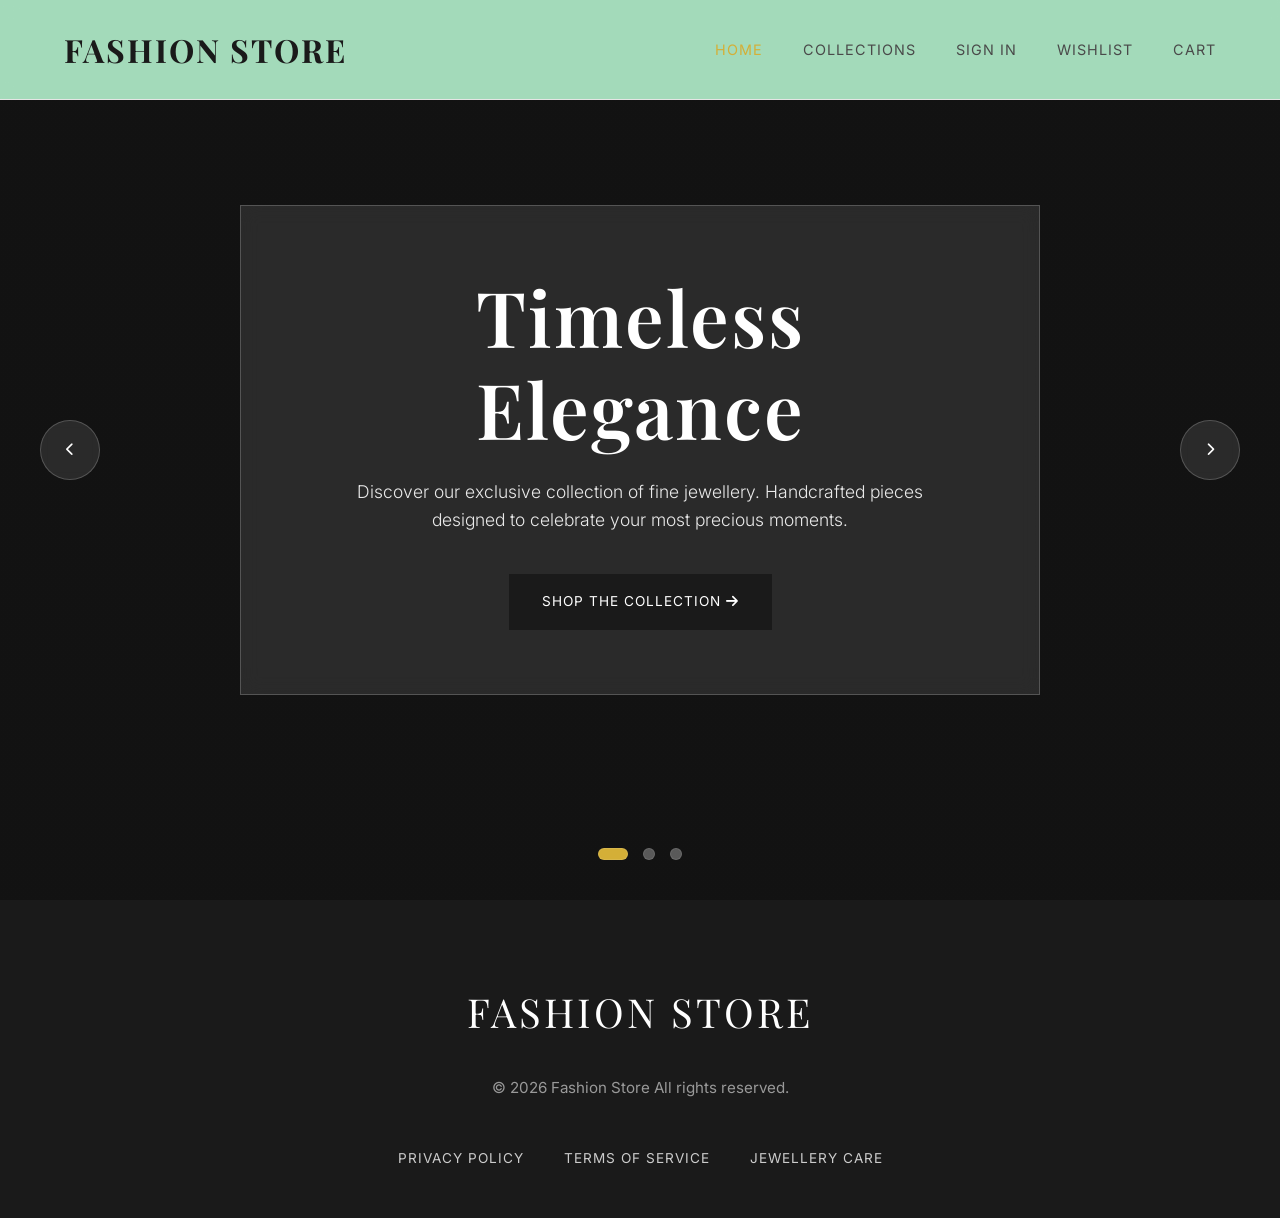
<file: index.html>
<!DOCTYPE html>
<html lang="en">

<head>
    <meta charset="UTF-8">
    <meta name="viewport" content="width=device-width, initial-scale=1.0">
    <title>Fashion store | Fine Jewellery</title>
    <meta name="description"
        content="Discover premium fine jewellery at Fashion Store Elegant necklaces, rings, and bracelets.">
    <link
        href="https://fonts.googleapis.com/css2?family=Inter:wght@300;400;600&family=Playfair+Display:ital,wght@0,400;0,600;0,700;1,400&display=swap"
        rel="stylesheet">
    <link rel="stylesheet" href="style.css">
    <link rel="stylesheet" href="https://cdnjs.cloudflare.com/ajax/libs/font-awesome/6.0.0/css/all.min.css">
</head>

<body>
    <header class="header">
        <div class="logo"><a href="index.html" style="color: inherit; text-decoration: none;">Fashion Store</a></div>
        <nav class="nav-menu">
            <a href="index.html" class="active">Home</a>
            <a href="products.html">Collections</a>
            <a href="login.html">Sign In</a>
            <a href="wishlist.html">Wishlist <span class="wishlist-count cart-count" style="display:none;">0</span></a>
            <a href="cart.html">Cart <span class="cart-count">0</span></a>

        </nav>
    </header>

    <main>
        <!-- Carousel Section -->
        <section id="home" class="carousel-container">
            <div class="carousel-slides">
                <!-- Slide 1 -->
                <div class="carousel-slide active"
                    style="background-image: linear-gradient(rgba(0,0,0,0.3), rgba(0,0,0,0.3)), url('https://images.unsplash.com/photo-1515562141207-7a88fb7ce338?auto=format&fit=crop&q=80&w=1600')">
                    <div class="hero-content">
                        <h1>Timeless Elegance</h1>
                        <p>Discover our exclusive collection of fine jewellery. Handcrafted pieces designed to celebrate
                            your most precious moments.</p>
                        <a href="products.html" class="btn btn-primary">Shop the Collection <i
                                class="fas fa-arrow-right"></i></a>
                    </div>
                </div>
                <!-- Slide 2 -->
                <div class="carousel-slide"
                    style="background-image: linear-gradient(rgba(0,0,0,0.3), rgba(0,0,0,0.3)), url('https://images.unsplash.com/photo-1599643478518-a784e5dc4c8f?auto=format&fit=crop&q=80&w=1600')">
                    <div class="hero-content">
                        <h1>New Arrivals</h1>
                        <p>Explore our latest curated pieces for the modern woman. Sophistication meets contemporary
                            design.</p>
                        <a href="products.html" class="btn btn-primary">View New Arrivals <i
                                class="fas fa-arrow-right"></i></a>
                    </div>
                </div>
                <!-- Slide 3 -->
                <div class="carousel-slide"
                    style="background-image: linear-gradient(rgba(0,0,0,0.3), rgba(0,0,0,0.3)), url('https://images.unsplash.com/photo-1601121141461-9d6647bca1ed?auto=format&fit=crop&q=80&w=1600')">
                    <div class="hero-content">
                        <h1>Artisan Crafted</h1>
                        <p>Every piece tells a story of craftsmanship and dedication to perfection. Experience pure
                            luxury.</p>
                        <a href="products.html" class="btn btn-primary">Our Story <i class="fas fa-arrow-right"></i></a>
                    </div>
                </div>
            </div>

            <!-- Navigation Controls -->
            <button class="carousel-control prev" aria-label="Previous Slide"><i
                    class="fas fa-chevron-left"></i></button>
            <button class="carousel-control next" aria-label="Next Slide"><i class="fas fa-chevron-right"></i></button>

            <!-- Indicators -->
            <div class="carousel-dots">
                <span class="dot active" data-index="0"></span>
                <span class="dot" data-index="1"></span>
                <span class="dot" data-index="2"></span>
            </div>
        </section>
    </main>

    <footer class="footer">
        <div class="footer-content">
            <div class="footer-brand">Fashion Store</div>
            <p>&copy; 2026 Fashion Store All rights reserved.</p>
            <div class="footer-links">
                <a href="#">Privacy Policy</a>
                <a href="#">Terms of Service</a>
                <a href="#">Jewellery Care</a>
            </div>
        </div>
    </footer>
    <script src="main.js"></script>
</body>

</html>
</file>
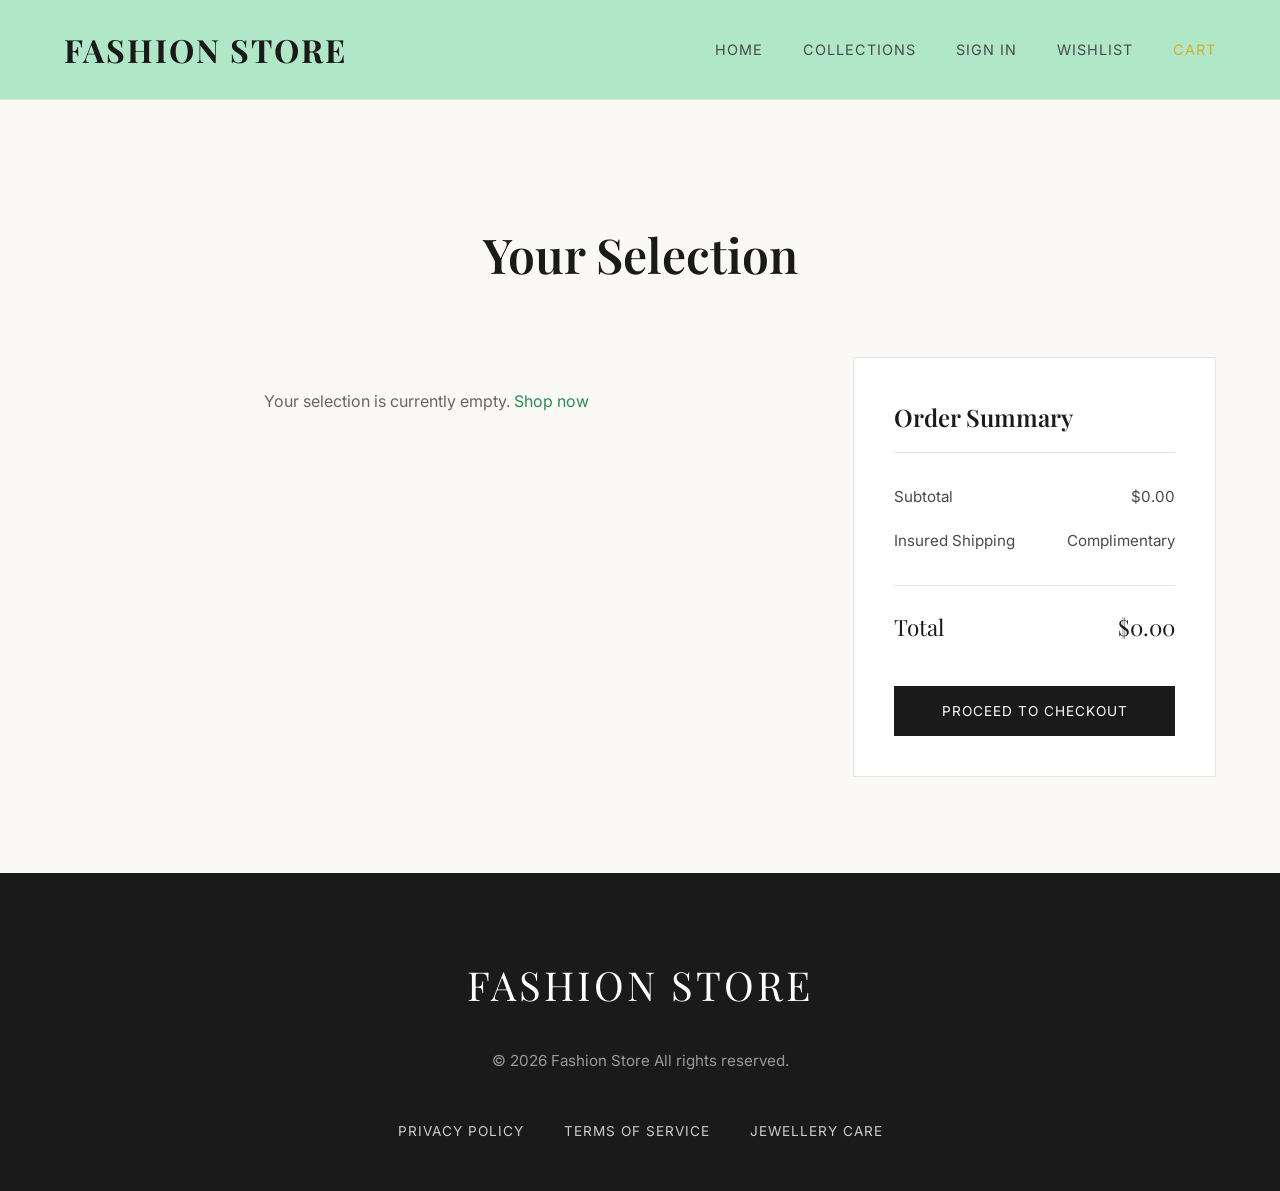
<file: cart.html>
<!DOCTYPE html>
<html lang="en">

<head>
    <meta charset="UTF-8">
    <meta name="viewport" content="width=device-width, initial-scale=1.0">
    <title>Your Selection | Fashion Store</title>
    <meta name="description" content="View your cart on Fashion Store">
    <link
        href="https://fonts.googleapis.com/css2?family=Inter:wght@300;400;600&family=Playfair+Display:ital,wght@0,400;0,600;0,700;1,400&display=swap"
        rel="stylesheet">
    <link rel="stylesheet" href="style.css">
    <link rel="stylesheet" href="https://cdnjs.cloudflare.com/ajax/libs/font-awesome/6.0.0/css/all.min.css">
</head>

<body>
    <header class="header">
        <div class="logo"><a href="index.html" style="color: inherit; text-decoration: none;">Fashion Store</a></div>
        <nav class="nav-menu">
            <a href="index.html">Home</a>
            <a href="products.html">Collections</a>
            <a href="login.html">Sign In</a>
            <a href="wishlist.html">Wishlist <span class="wishlist-count cart-count" style="display:none;">0</span></a>
            <a href="cart.html" class="active">Cart <span class="cart-count">0</span></a>
        </nav>
    </header>

    <main class="page-main">
        <!-- Cart Section -->
        <section id="cart" class="cart-section section-padding">
            <h2>Your Selection</h2>
            <div class="cart-container">
                <div class="cart-items" id="cart-items-container">
                    <!-- Items will be injected by JavaScript -->
                </div>
                <div class="cart-summary">
                    <h3>Order Summary</h3>
                    <div class="summary-line">
                        <span>Subtotal</span>
                        <span id="cart-subtotal">$0.00</span>
                    </div>
                    <div class="summary-line">
                        <span>Insured Shipping</span>
                        <span>Complimentary</span>
                    </div>
                    <div class="summary-total">
                        <span>Total</span>
                        <span id="cart-total">$0.00</span>
                    </div>
                    <button class="btn btn-primary btn-block" id="proceed-checkout-btn"
                        onclick="document.getElementById('checkout-form-container').style.display='block'; this.style.display='none';">Proceed
                        to Checkout</button>

                    <div id="checkout-form-container" style="display: none; margin-top: 2rem;">
                        <form class="checkout-form">
                            <h3 style="margin-top: 0;">Contact Information</h3>
                            <div class="form-group">
                                <label for="name">Full Name</label>
                                <input type="text" id="name" name="name" placeholder="Eleanor Vance" required>
                            </div>
                            <div class="form-group">
                                <label for="email">Email Address</label>
                                <input type="email" id="email" name="email" placeholder="eleanor@example.com" required>
                            </div>
                            <div class="form-group">
                                <label for="phone">Phone Number</label>
                                <input type="tel" id="phone" name="phone" placeholder="+1 (555) 000-0000" required>
                            </div>

                            <h3>Shipping Address</h3>
                            <div class="form-group">
                                <label for="address">Street Address</label>
                                <input type="text" id="address" name="address" placeholder="123 Luxury Ave" required>
                            </div>
                            <div class="form-row">
                                <div class="form-group">
                                    <label for="city">City</label>
                                    <input type="text" id="city" name="city" placeholder="New York" required>
                                </div>
                                <div class="form-group">
                                    <label for="zip">Zip Code</label>
                                    <input type="text" id="zip" name="zip" placeholder="10001" required>
                                </div>
                            </div>

                            <button type="button" class="btn btn-primary btn-block"
                                onclick="alert('Thank you for your order! Your timeless piece is being prepared.'); localStorage.removeItem('aura_cart'); window.location.href='index.html';">Confirm
                                Order & Pay</button>
                        </form>
                    </div>
                </div>
            </div>
        </section>
    </main>

    <footer class="footer">
        <div class="footer-content">
            <div class="footer-brand">Fashion Store</div>
            <p>&copy; 2026 Fashion Store All rights reserved.</p>
            <div class="footer-links">
                <a href="#">Privacy Policy</a>
                <a href="#">Terms of Service</a>
                <a href="#">Jewellery Care</a>
            </div>
        </div>
    </footer>
    <script src="main.js"></script>
</body>

</html>
</file>
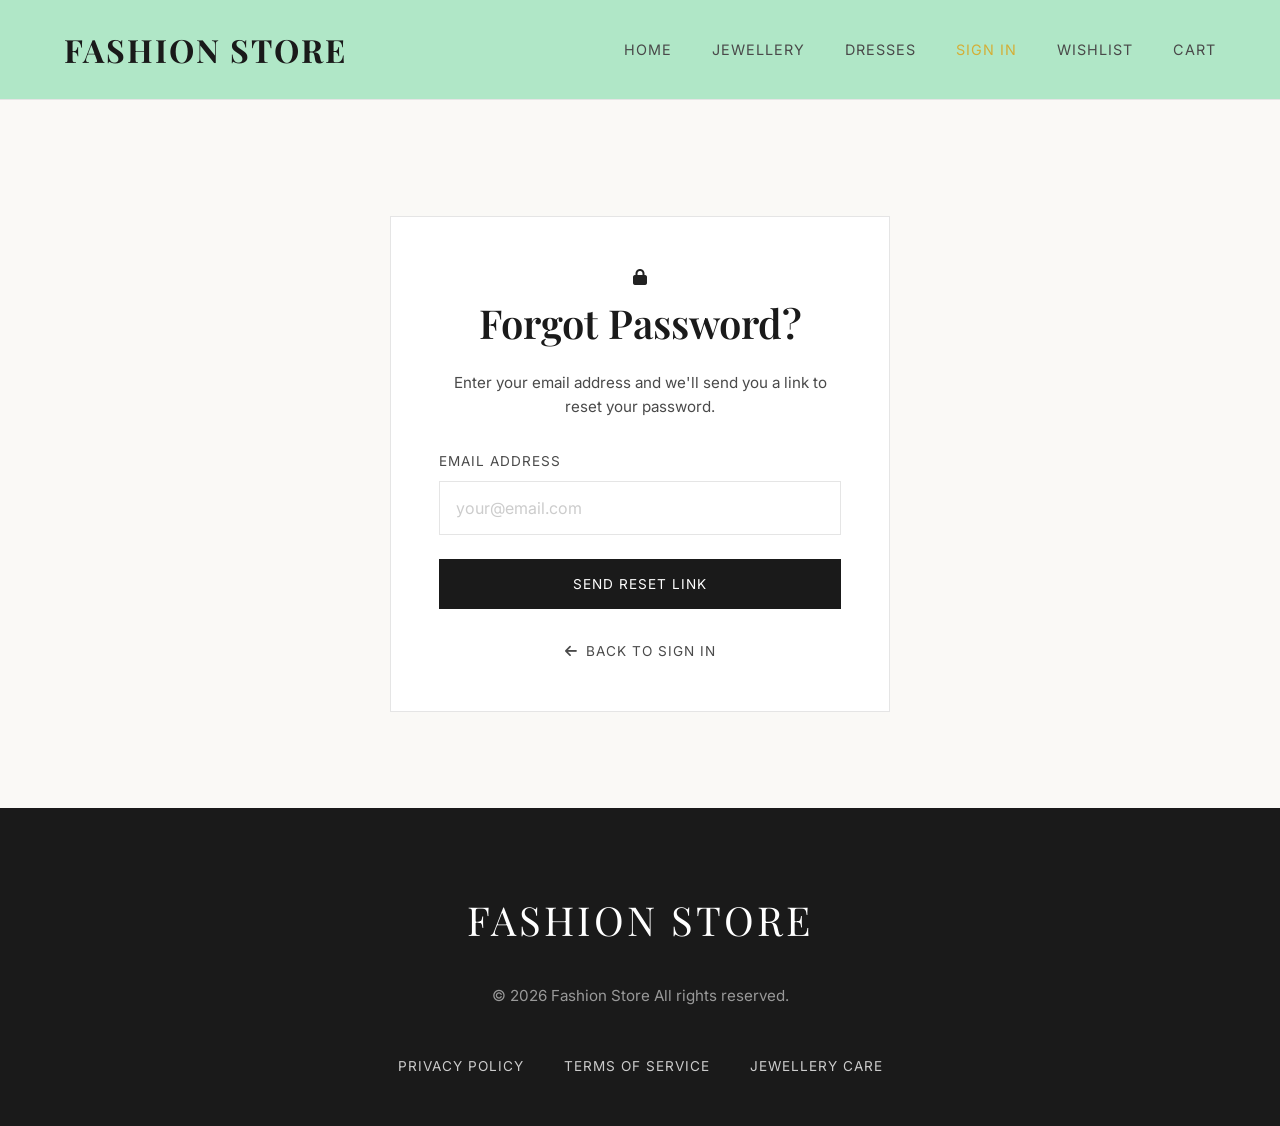
<file: forgot-password.html>
<!DOCTYPE html>
<html lang="en">

<head>
    <meta charset="UTF-8">
    <meta name="viewport" content="width=device-width, initial-scale=1.0">
    <title>Forgot Password | Fashion Store</title>
    <meta name="description" content="Reset your Fashion Store account password.">
    <link
        href="https://fonts.googleapis.com/css2?family=Inter:wght@300;400;600&family=Playfair+Display:ital,wght@0,400;0,600;0,700;1,400&display=swap"
        rel="stylesheet">
    <link rel="stylesheet" href="style.css">
    <link rel="stylesheet" href="https://cdnjs.cloudflare.com/ajax/libs/font-awesome/6.0.0/css/all.min.css">
</head>

<body>
    <header class="header">
        <div class="logo"><a href="index.html" style="color: inherit; text-decoration: none;">Fashion Store</a></div>
        <nav class="nav-menu">
            <a href="index.html">Home</a>
            <a href="jewellery.html">Jewellery</a>
            <a href="dresses.html">Dresses</a>
            <a href="login.html" class="active">Sign In</a>
            <a href="wishlist.html">Wishlist <span class="wishlist-count cart-count" style="display:none;">0</span></a>
            <a href="cart.html">Cart <span class="cart-count">0</span></a>

        </nav>
    </header>

    <main class="page-main">
        <section class="login-section section-padding">
            <div class="login-container">
                <div class="login-box">
                    <div class="forgot-icon">
                        <i class="fas fa-lock"></i>
                    </div>
                    <h2>Forgot Password?</h2>
                    <p>Enter your email address and we'll send you a link to reset your password.</p>

                    <form class="login-form" id="forgot-form">
                        <div class="form-group">
                            <label for="forgot-email">Email Address</label>
                            <input type="email" id="forgot-email" placeholder="your@email.com" required>
                        </div>
                        <button type="submit" class="btn btn-primary btn-block">Send Reset Link</button>
                        <div class="login-options" style="justify-content: center; margin-top: 2rem;">
                            <a href="login.html"
                                style="color: var(--secondary-color); text-transform: uppercase; letter-spacing: 1px; font-size: 0.85rem;">
                                <i class="fas fa-arrow-left" style="margin-right: 0.5rem;"></i>Back to Sign In
                            </a>
                        </div>
                    </form>

                    <div id="forgot-error" style="color: #ef4444; margin-top: 1rem; font-size: 0.9rem; display: none;">
                    </div>
                    <div id="forgot-success"
                        style="color: #2e8b57; margin-top: 1rem; font-size: 0.9rem; background: #f0f7f4; padding: 1rem; border: 1px solid #2e8b57; display: none;">
                        <i class="fas fa-check-circle"></i> A reset link has been sent to your email address.
                    </div>
                </div>
            </div>
        </section>
    </main>

    <footer class="footer">
        <div class="footer-content">
            <div class="footer-brand">Fashion Store</div>
            <p>&copy; 2026 Fashion Store All rights reserved.</p>
            <div class="footer-links">
                <a href="#">Privacy Policy</a>
                <a href="#">Terms of Service</a>
                <a href="#">Jewellery Care</a>
            </div>
        </div>
    </footer>

    <script src="main.js"></script>
    <script>
        document.getElementById('forgot-form').addEventListener('submit', function (e) {
            e.preventDefault();

            const email = document.getElementById('forgot-email').value.trim();
            const errorDiv = document.getElementById('forgot-error');
            const successDiv = document.getElementById('forgot-success');

            // Reset messages
            errorDiv.style.display = 'none';
            successDiv.style.display = 'none';

            if (!email) {
                errorDiv.innerText = 'Please enter your email address.';
                errorDiv.style.display = 'block';
                return;
            }

            const emailRegex = /^[^\s@]+@[^\s@]+\.[^\s@]+$/;
            if (!emailRegex.test(email)) {
                errorDiv.innerText = 'Please enter a valid email address.';
                errorDiv.style.display = 'block';
                return;
            }

            // Simulate sending reset email
            successDiv.style.display = 'block';
            document.getElementById('forgot-email').value = '';
        });
    </script>
</body>

</html>
</file>
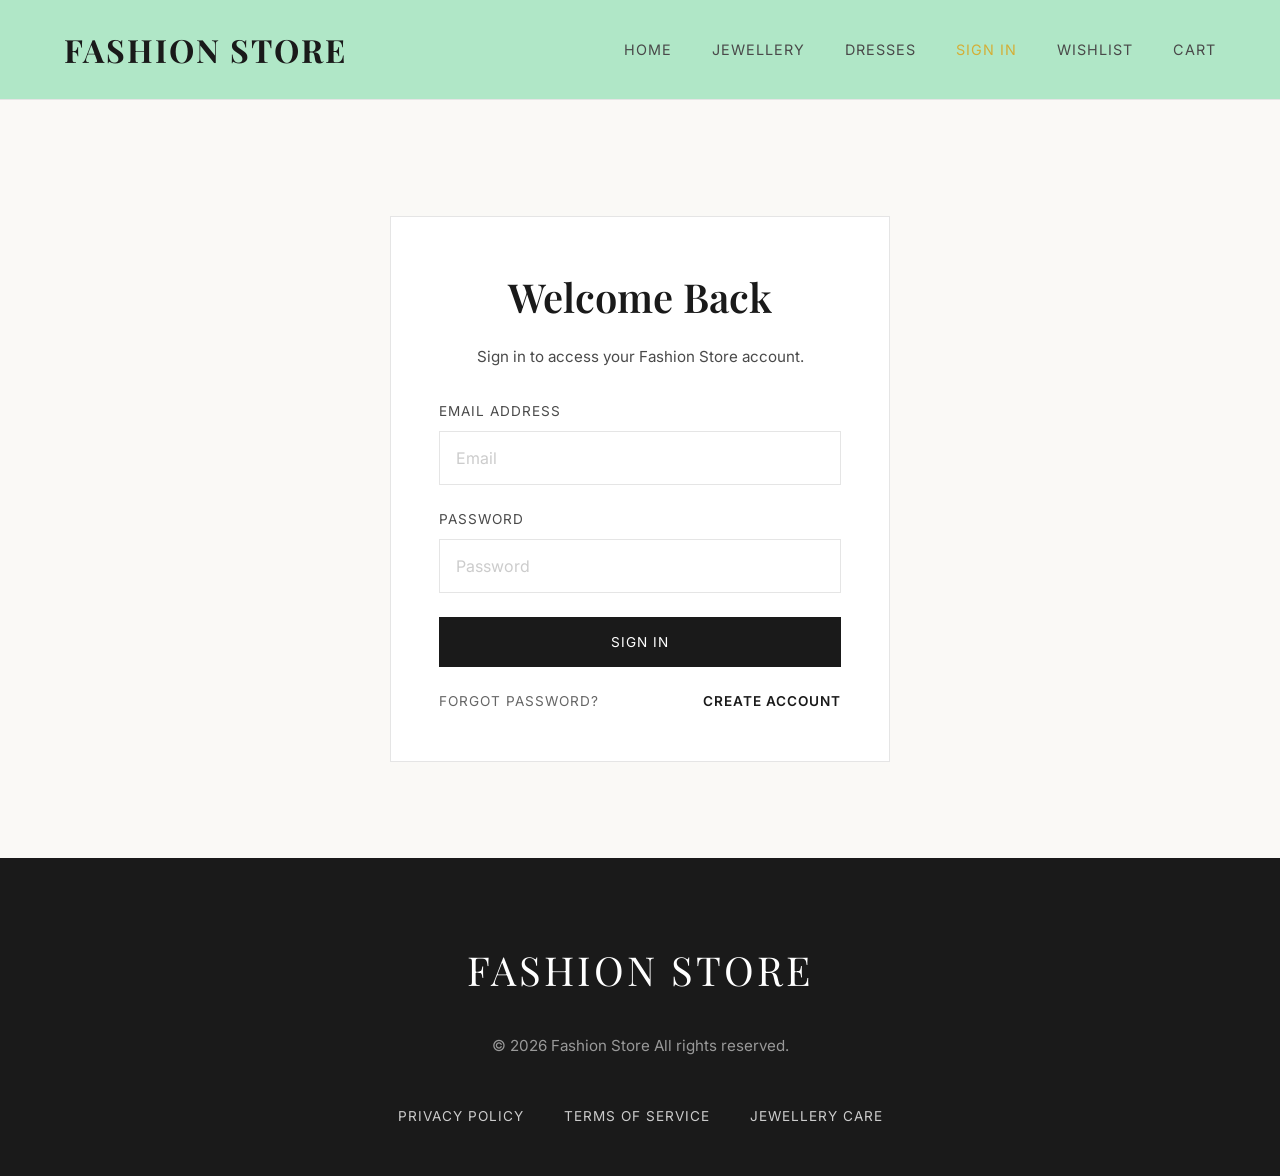
<file: login.html>
<!DOCTYPE html>
<html lang="en">

<head>
    <meta charset="UTF-8">
    <meta name="viewport" content="width=device-width, initial-scale=1.0">
    <title>Sign In | Fashion Store</title>
    <meta name="description" content="Sign in to your Fashion Store account.">
    <link
        href="https://fonts.googleapis.com/css2?family=Inter:wght@300;400;600&family=Playfair+Display:ital,wght@0,400;0,600;0,700;1,400&display=swap"
        rel="stylesheet">
    <link rel="stylesheet" href="style.css">
    <link rel="stylesheet" href="https://cdnjs.cloudflare.com/ajax/libs/font-awesome/6.0.0/css/all.min.css">
</head>

<body>
    <header class="header">
        <div class="logo"><a href="index.html" style="color: inherit; text-decoration: none;">Fashion Store</a></div>
        <nav class="nav-menu">
            <a href="index.html">Home</a>
            <a href="jewellery.html">Jewellery</a>
            <a href="dresses.html">Dresses</a>
            <a href="login.html" class="active">Sign In</a>
            <a href="wishlist.html">Wishlist <span class="wishlist-count cart-count" style="display:none;">0</span></a>
            <a href="cart.html">Cart <span class="cart-count">0</span></a>

        </nav>
    </header>

    <main class="page-main">
        <!-- Login Section -->
        <section id="login" class="login-section section-padding">
            <div class="login-container">
                <div class="login-box">
                    <h2>Welcome Back</h2>
                    <p>Sign in to access your Fashion Store account.</p>
                    <form class="login-form">
                        <div class="form-group">
                            <label for="login-email">Email Address</label>
                            <input type="email" id="login-email" placeholder="Email" required>
                        </div>
                        <div class="form-group">
                            <label for="login-password">Password</label>
                            <input type="password" id="login-password" placeholder="Password" required>
                        </div>
                        <button type="submit" class="btn btn-primary btn-block">Sign In</button>
                        <div class="login-options">
                            <a href="forgot-password.html" class="forgot-password">Forgot Password?</a>
                            <a href="register.html" class="create-account">Create Account</a>
                        </div>
                    </form>
                    <div id="login-error" style="color: #ef4444; margin-top: 1rem; font-size: 0.9rem; display: none;">
                    </div>
                </div>
            </div>
        </section>
    </main>

    <footer class="footer">
        <div class="footer-content">
            <div class="footer-brand">Fashion Store</div>
            <p>&copy; 2026 Fashion Store All rights reserved.</p>
            <div class="footer-links">
                <a href="#">Privacy Policy</a>
                <a href="#">Terms of Service</a>
                <a href="#">Jewellery Care</a>
            </div>
        </div>
    </footer>
    <script src="main.js"></script>
    <script>
        document.querySelector('.login-form').addEventListener('submit', function (e) {
            e.preventDefault();

            const email = document.getElementById('login-email').value.trim();
            const password = document.getElementById('login-password').value;
            const errorDiv = document.getElementById('login-error');

            // Basic Validation
            if (!email || !password) {
                errorDiv.innerText = 'Please fill in all fields.';
                errorDiv.style.display = 'block';
                return;
            }

            // Simple email regex
            const emailRegex = /^[^\s@]+@[^\s@]+\.[^\s@]+$/;
            if (!emailRegex.test(email)) {
                errorDiv.innerText = 'Please enter a valid email address.';
                errorDiv.style.display = 'block';
                return;
            }

            errorDiv.style.display = 'none';
            alert('Successfully signed in!');
            window.location.href = 'index.html';
        });
    </script>
</body>

</html>
</file>
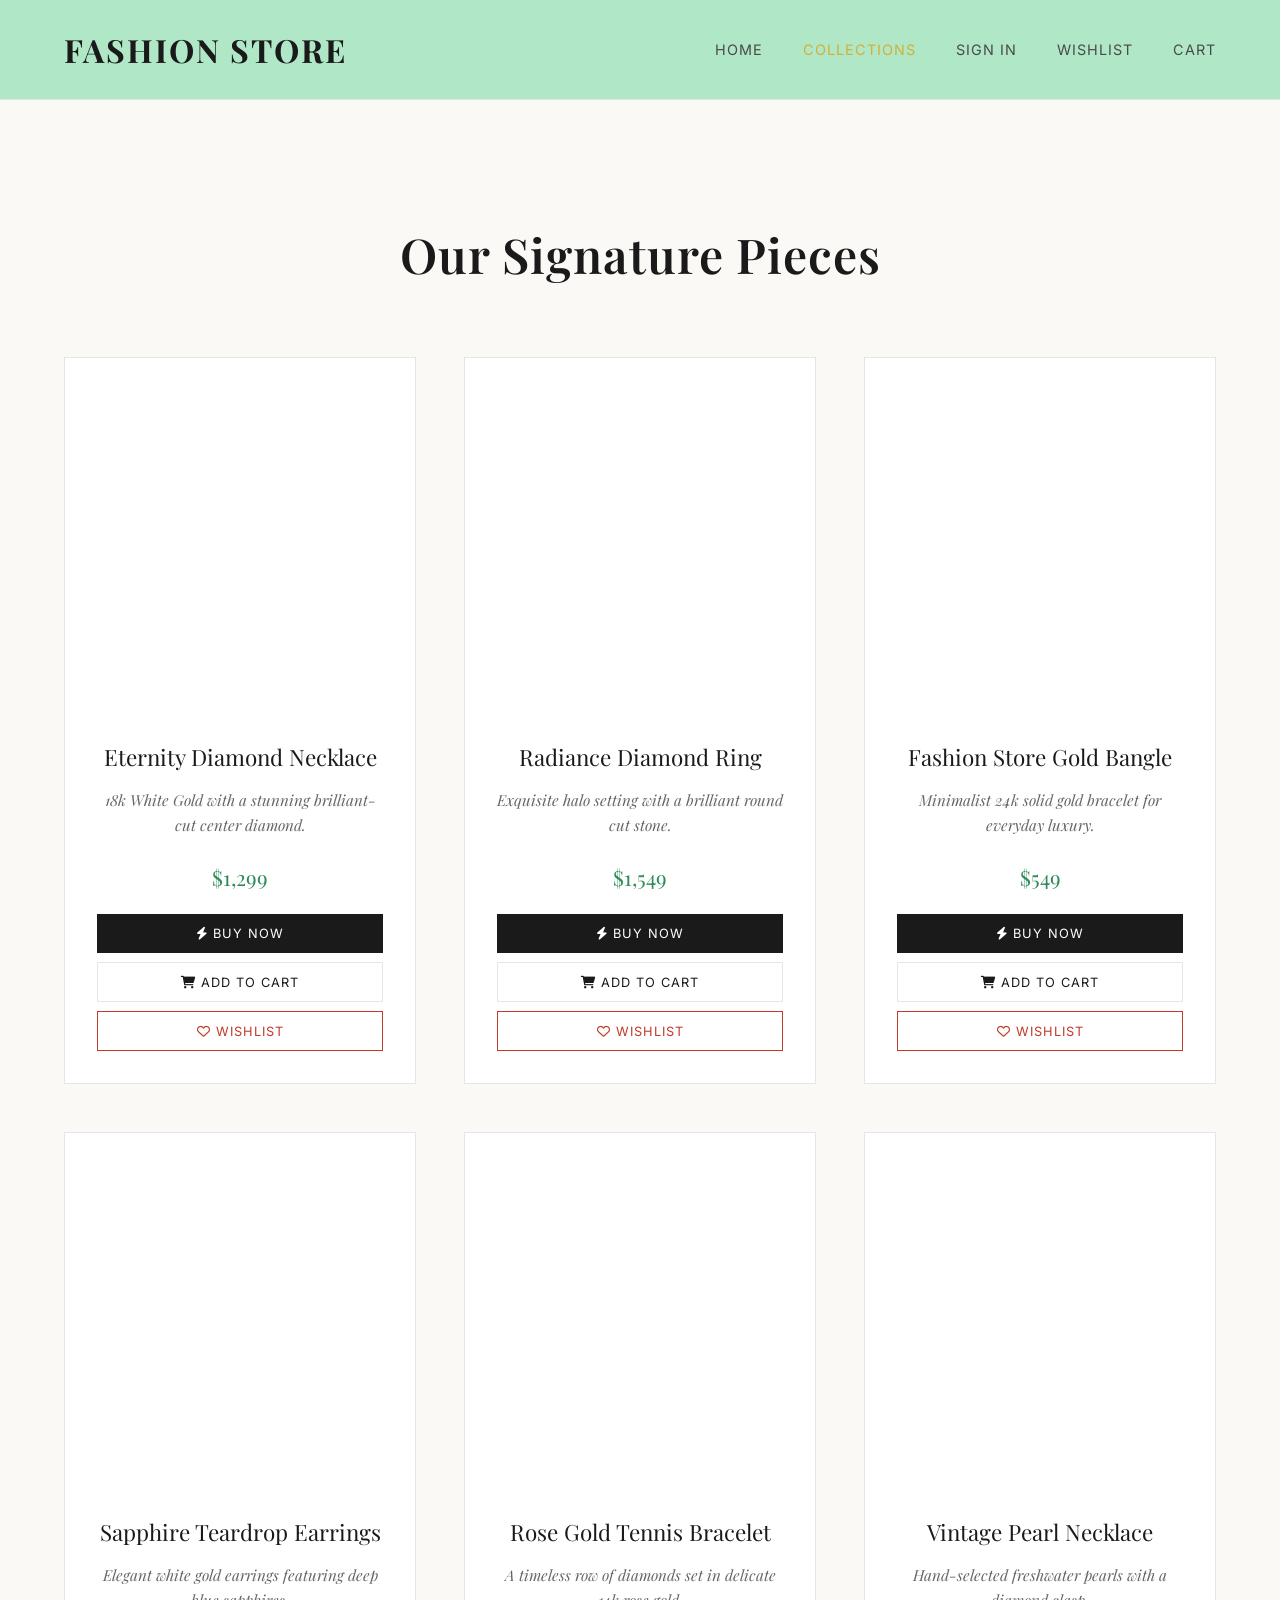
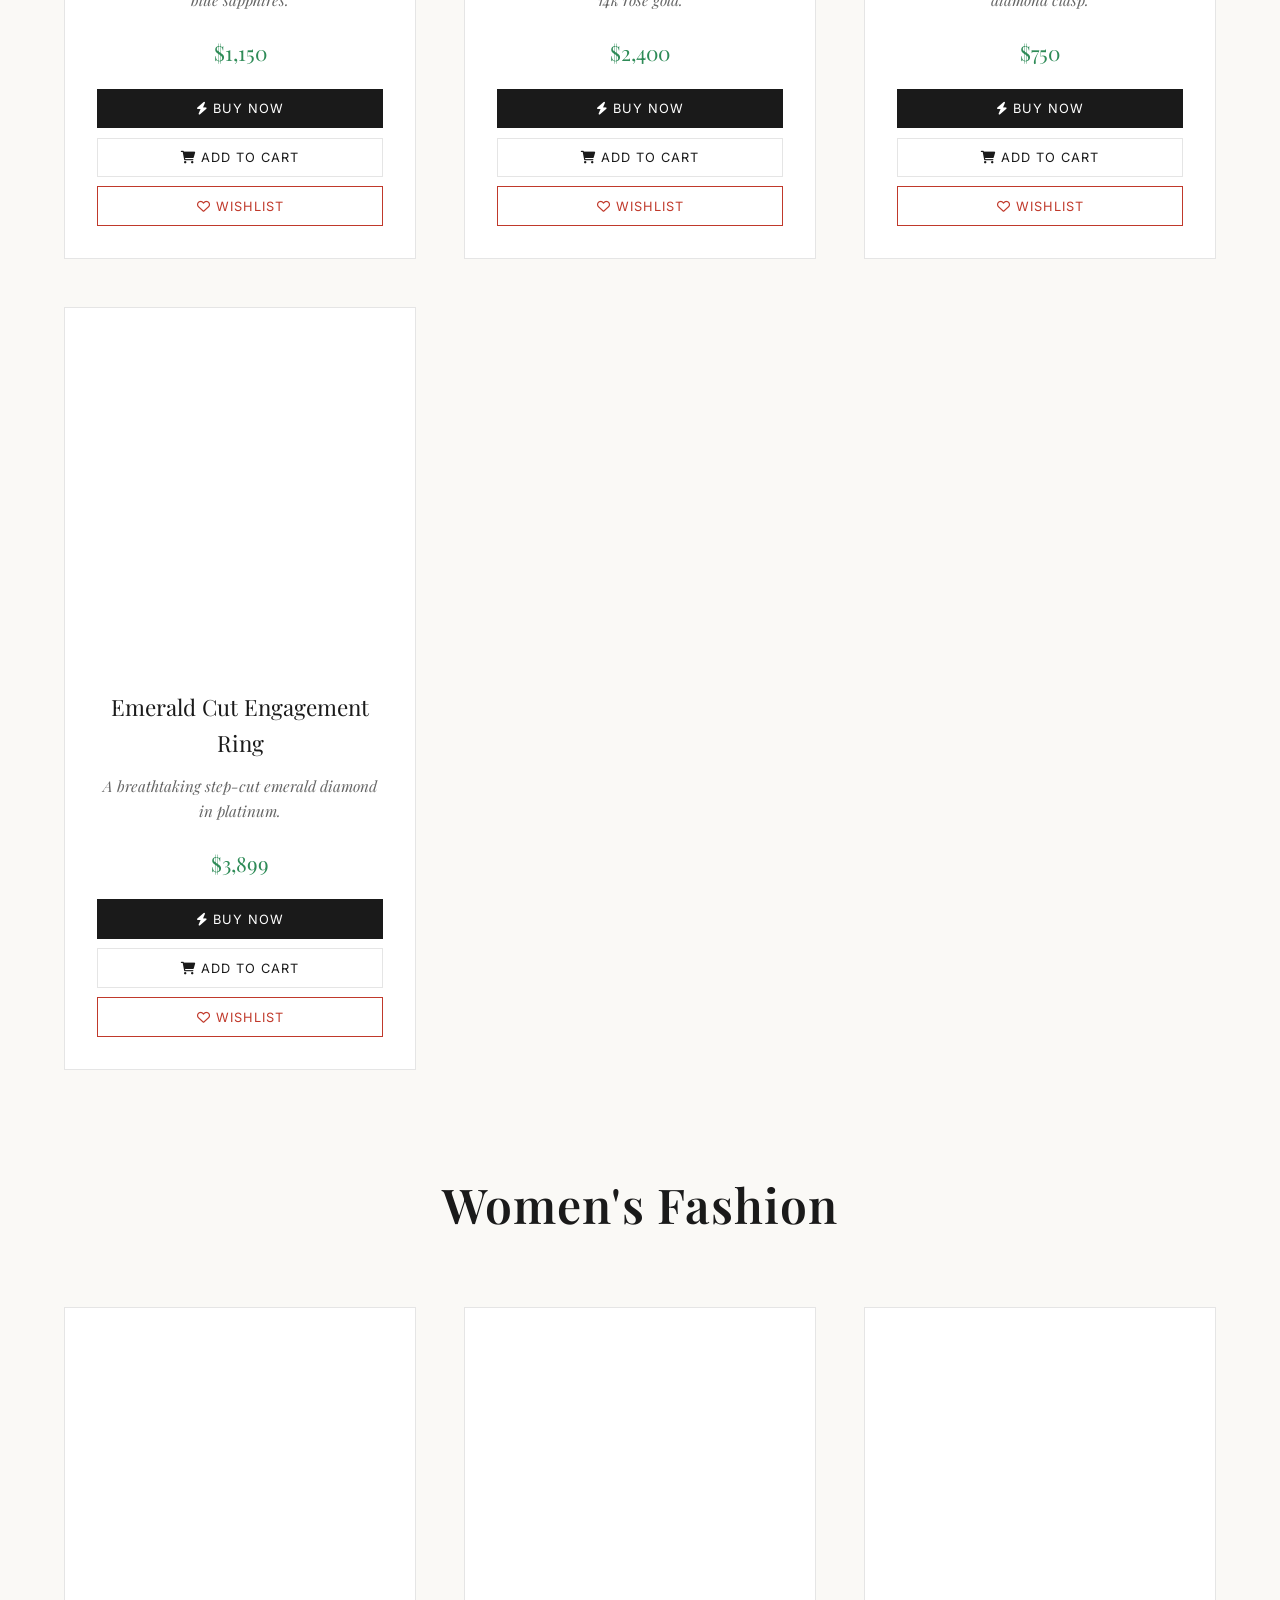
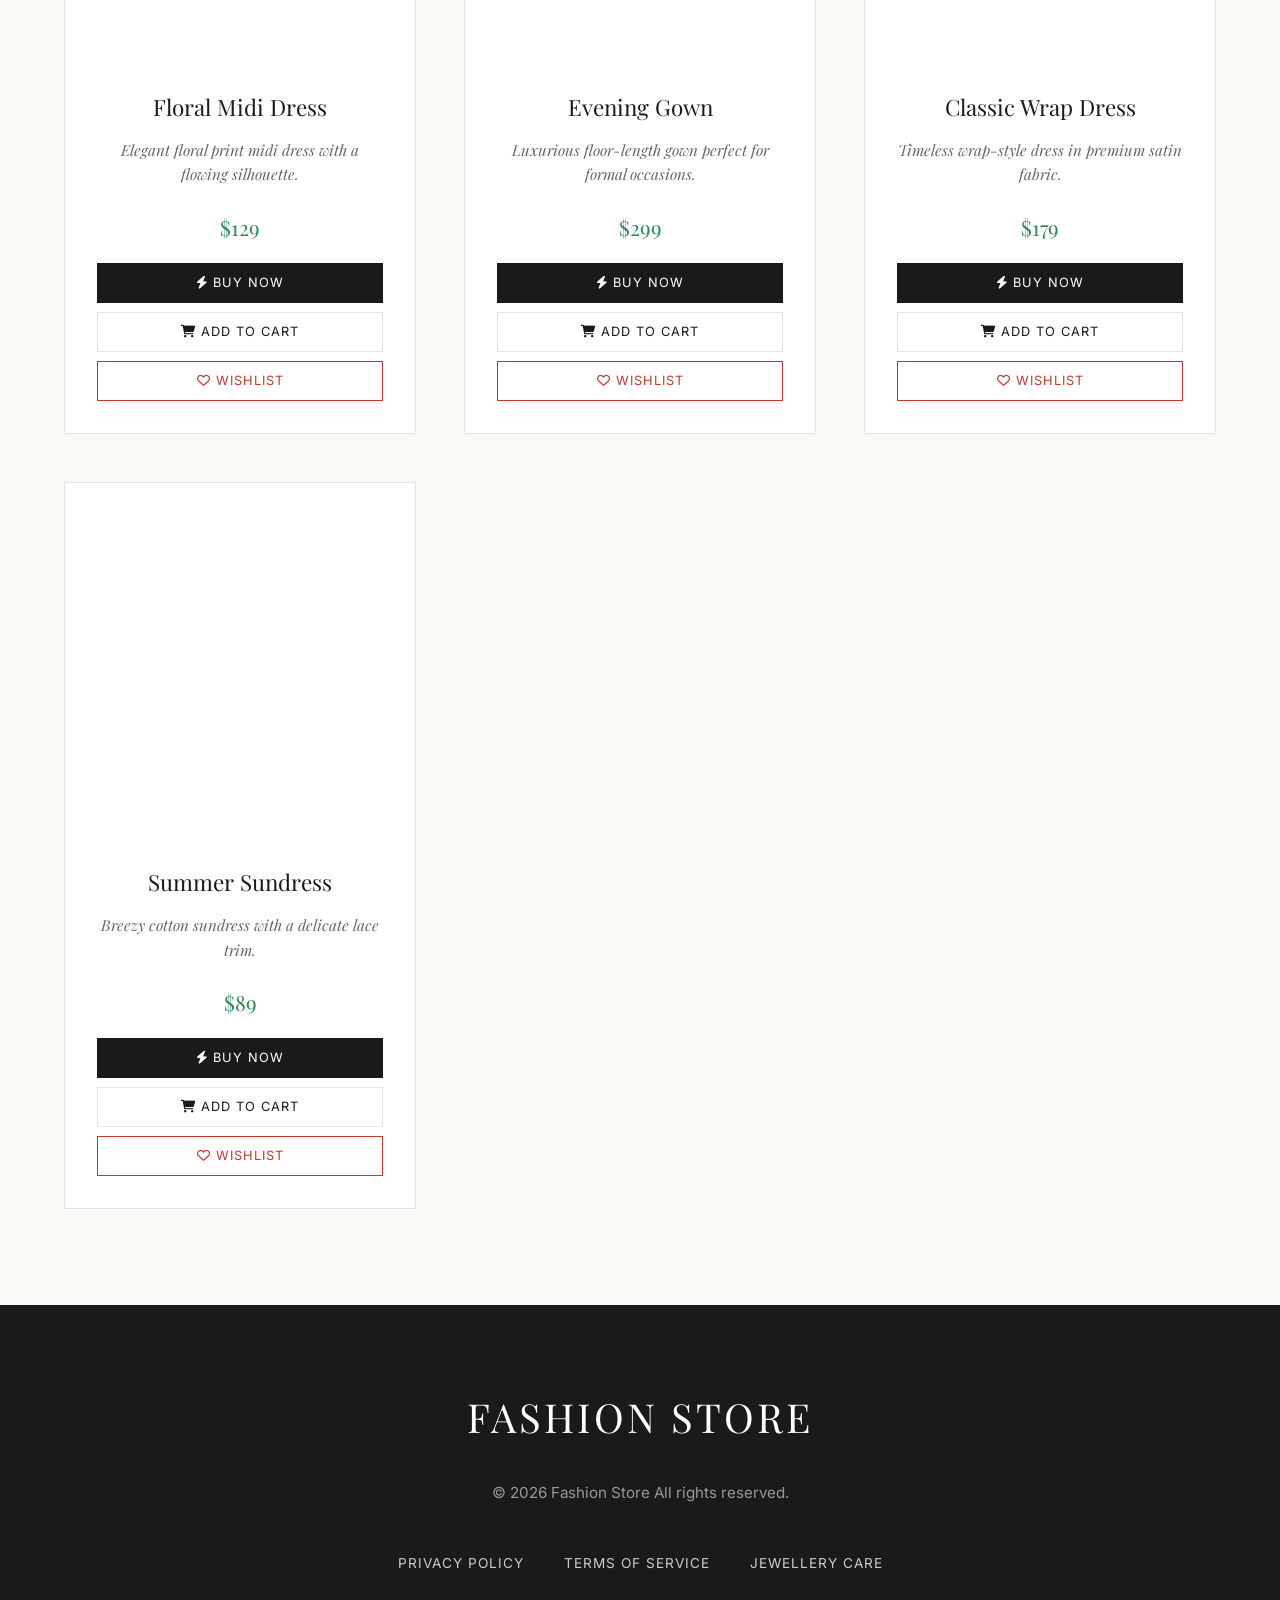
<file: products.html>
<!DOCTYPE html>
<html lang="en">

<head>
    <meta charset="UTF-8">
    <meta name="viewport" content="width=device-width, initial-scale=1.0">
    <title>Collections | Fashion Store</title>
    <meta name="description" content="Shop the signature jewellery collections at Fashion Store">
    <link
        href="https://fonts.googleapis.com/css2?family=Inter:wght@300;400;600&family=Playfair+Display:ital,wght@0,400;0,600;0,700;1,400&display=swap"
        rel="stylesheet">
    <link rel="stylesheet" href="style.css">
    <link rel="stylesheet" href="https://cdnjs.cloudflare.com/ajax/libs/font-awesome/6.0.0/css/all.min.css">
</head>

<body>
    <header class="header">
        <div class="logo"><a href="index.html" style="color: inherit; text-decoration: none;">Fashion Store</a></div>
        <nav class="nav-menu">
            <a href="index.html">Home</a>
            <a href="products.html" class="active">Collections</a>
            <a href="login.html">Sign In</a>
            <a href="wishlist.html">Wishlist <span class="wishlist-count cart-count" style="display:none;">0</span></a>
            <a href="cart.html">Cart <span class="cart-count">0</span></a>

        </nav>
    </header>

    <main class="page-main">
        <!-- Products Section -->
        <section id="products" class="products-section section-padding">
            <h2>Our Signature Pieces</h2>
            <div class="product-grid">
                <!-- Product 1 -->
                <div class="product-card" data-id="p1">
                    <div class="product-image"
                        style="background-image: url('https://images.unsplash.com/photo-1596944924616-7b38e7cfac36?auto=format&fit=crop&q=80&w=600');">
                    </div>
                    <div class="product-info">
                        <h3>Eternity Diamond Necklace</h3>
                        <p class="description">18k White Gold with a stunning brilliant-cut center diamond.</p>
                        <div class="price-action">
                            <span class="price">$1,299</span>
                            <div class="btn-group">
                                <button class="btn btn-primary buy-now-btn"><i class="fas fa-bolt"></i> Buy Now</button>
                                <button class="btn btn-secondary add-to-cart-btn"><i class="fas fa-shopping-cart"></i>
                                    Add to Cart</button>
                                <button class="btn btn-wishlist add-to-wishlist-btn"><i class="far fa-heart"></i>
                                    Wishlist</button>
                            </div>
                        </div>
                    </div>
                </div>
                <!-- Product 3 -->
                <div class="product-card" data-id="p3">
                    <div class="product-image"
                        style="background-image: url('https://images.unsplash.com/photo-1535632066927-ab7c9ab60908?auto=format&fit=crop&q=80&w=600');">
                    </div>
                    <div class="product-info">
                        <h3>Radiance Diamond Ring</h3>
                        <p class="description">Exquisite halo setting with a brilliant round cut stone.</p>
                        <div class="price-action">
                            <span class="price">$1,549</span>
                            <div class="btn-group">
                                <button class="btn btn-primary buy-now-btn"><i class="fas fa-bolt"></i> Buy Now</button>
                                <button class="btn btn-secondary add-to-cart-btn"><i class="fas fa-shopping-cart"></i>
                                    Add to Cart</button>
                                <button class="btn btn-wishlist add-to-wishlist-btn"><i class="far fa-heart"></i>
                                    Wishlist</button>
                            </div>
                        </div>
                    </div>
                </div>
                <!-- Product 4 -->
                <div class="product-card" data-id="p4">
                    <div class="product-image"
                        style="background-image: url('https://images.unsplash.com/photo-1611591437281-460bfbe1220a?auto=format&fit=crop&q=80&w=600');">
                    </div>
                    <div class="product-info">
                        <h3>Fashion Store Gold Bangle</h3>
                        <p class="description">Minimalist 24k solid gold bracelet for everyday luxury.</p>
                        <div class="price-action">
                            <span class="price">$549</span>
                            <div class="btn-group">
                                <button class="btn btn-primary buy-now-btn"><i class="fas fa-bolt"></i> Buy Now</button>
                                <button class="btn btn-secondary add-to-cart-btn"><i class="fas fa-shopping-cart"></i>
                                    Add to Cart</button>
                                <button class="btn btn-wishlist add-to-wishlist-btn"><i class="far fa-heart"></i>
                                    Wishlist</button>
                            </div>
                        </div>
                    </div>
                </div>
                <!-- Product 5 -->
                <div class="product-card" data-id="p5">
                    <div class="product-image"
                        style="background-image: url('https://images.unsplash.com/photo-1611085583191-a3b181a88401?auto=format&fit=crop&q=80&w=600');">
                    </div>
                    <div class="product-info">
                        <h3>Sapphire Teardrop Earrings</h3>
                        <p class="description">Elegant white gold earrings featuring deep blue sapphires.</p>
                        <div class="price-action">
                            <span class="price">$1,150</span>
                            <div class="btn-group">
                                <button class="btn btn-primary buy-now-btn"><i class="fas fa-bolt"></i> Buy Now</button>
                                <button class="btn btn-secondary add-to-cart-btn"><i class="fas fa-shopping-cart"></i>
                                    Add to Cart</button>
                                <button class="btn btn-wishlist add-to-wishlist-btn"><i class="far fa-heart"></i>
                                    Wishlist</button>
                            </div>
                        </div>
                    </div>
                </div>
                <!-- Product 6 -->
                <div class="product-card" data-id="p6">
                    <div class="product-image"
                        style="background-image: url('https://images.unsplash.com/photo-1601121141461-9d6647bca1ed?auto=format&fit=crop&q=80&w=600');">
                    </div>
                    <div class="product-info">
                        <h3>Rose Gold Tennis Bracelet</h3>
                        <p class="description">A timeless row of diamonds set in delicate 14k rose gold.</p>
                        <div class="price-action">
                            <span class="price">$2,400</span>
                            <div class="btn-group">
                                <button class="btn btn-primary buy-now-btn"><i class="fas fa-bolt"></i> Buy Now</button>
                                <button class="btn btn-secondary add-to-cart-btn"><i class="fas fa-shopping-cart"></i>
                                    Add to Cart</button>
                                <button class="btn btn-wishlist add-to-wishlist-btn"><i class="far fa-heart"></i>
                                    Wishlist</button>
                            </div>
                        </div>
                    </div>
                </div>
                <!-- Product 7 -->
                <div class="product-card" data-id="p7">
                    <div class="product-image"
                        style="background-image: url('https://images.unsplash.com/photo-1506630448388-4e683c67ddb0?auto=format&fit=crop&q=80&w=600');">
                    </div>
                    <div class="product-info">
                        <h3>Vintage Pearl Necklace</h3>
                        <p class="description">Hand-selected freshwater pearls with a diamond clasp.</p>
                        <div class="price-action">
                            <span class="price">$750</span>
                            <div class="btn-group">
                                <button class="btn btn-primary buy-now-btn"><i class="fas fa-bolt"></i> Buy Now</button>
                                <button class="btn btn-secondary add-to-cart-btn"><i class="fas fa-shopping-cart"></i>
                                    Add to Cart</button>
                                <button class="btn btn-wishlist add-to-wishlist-btn"><i class="far fa-heart"></i>
                                    Wishlist</button>
                            </div>
                        </div>
                    </div>
                </div>
                <!-- Product 8 -->
                <div class="product-card" data-id="p8">
                    <div class="product-image"
                        style="background-image: url('https://images.unsplash.com/photo-1543294001-f7cd5d7fb516?auto=format&fit=crop&q=80&w=600');">
                    </div>
                    <div class="product-info">
                        <h3>Emerald Cut Engagement Ring</h3>
                        <p class="description">A breathtaking step-cut emerald diamond in platinum.</p>
                        <div class="price-action">
                            <span class="price">$3,899</span>
                            <div class="btn-group">
                                <button class="btn btn-primary buy-now-btn"><i class="fas fa-bolt"></i> Buy Now</button>
                                <button class="btn btn-secondary add-to-cart-btn"><i class="fas fa-shopping-cart"></i>
                                    Add to Cart</button>
                                <button class="btn btn-wishlist add-to-wishlist-btn"><i class="far fa-heart"></i>
                                    Wishlist</button>
                            </div>
                        </div>
                    </div>
                </div>
            </div>
        </section>

        <!-- Women's Dresses Section -->
        <section class="products-section section-padding" style="padding-top: 0;">
            <h2>Women's Fashion</h2>
            <div class="product-grid">
                <!-- Dress 1 -->
                <div class="product-card" data-id="d1">
                    <div class="product-image"
                        style="background-image: url('https://images.unsplash.com/photo-1572804013427-4d7ca7268217?auto=format&fit=crop&q=80&w=600');">
                    </div>
                    <div class="product-info">
                        <h3>Floral Midi Dress</h3>
                        <p class="description">Elegant floral print midi dress with a flowing silhouette.</p>
                        <div class="price-action">
                            <span class="price">$129</span>
                            <div class="btn-group">
                                <button class="btn btn-primary buy-now-btn"><i class="fas fa-bolt"></i> Buy Now</button>
                                <button class="btn btn-secondary add-to-cart-btn"><i class="fas fa-shopping-cart"></i>
                                    Add to Cart</button>
                                <button class="btn btn-wishlist add-to-wishlist-btn"><i class="far fa-heart"></i>
                                    Wishlist</button>
                            </div>
                        </div>
                    </div>
                </div>
                <!-- Dress 2 -->
                <div class="product-card" data-id="d2">
                    <div class="product-image"
                        style="background-image: url('https://images.unsplash.com/photo-1518310383802-640c2de311b2?auto=format&fit=crop&q=80&w=600');">
                    </div>
                    <div class="product-info">
                        <h3>Evening Gown</h3>
                        <p class="description">Luxurious floor-length gown perfect for formal occasions.</p>
                        <div class="price-action">
                            <span class="price">$299</span>
                            <div class="btn-group">
                                <button class="btn btn-primary buy-now-btn"><i class="fas fa-bolt"></i> Buy Now</button>
                                <button class="btn btn-secondary add-to-cart-btn"><i class="fas fa-shopping-cart"></i>
                                    Add to Cart</button>
                                <button class="btn btn-wishlist add-to-wishlist-btn"><i class="far fa-heart"></i>
                                    Wishlist</button>
                            </div>
                        </div>
                    </div>
                </div>
                <!-- Dress 3 -->
                <div class="product-card" data-id="d3">
                    <div class="product-image"
                        style="background-image: url('https://images.unsplash.com/photo-1515372039744-b8f02a3ae446?auto=format&fit=crop&q=80&w=600');">
                    </div>
                    <div class="product-info">
                        <h3>Classic Wrap Dress</h3>
                        <p class="description">Timeless wrap-style dress in premium satin fabric.</p>
                        <div class="price-action">
                            <span class="price">$179</span>
                            <div class="btn-group">
                                <button class="btn btn-primary buy-now-btn"><i class="fas fa-bolt"></i> Buy Now</button>
                                <button class="btn btn-secondary add-to-cart-btn"><i class="fas fa-shopping-cart"></i>
                                    Add to Cart</button>
                                <button class="btn btn-wishlist add-to-wishlist-btn"><i class="far fa-heart"></i>
                                    Wishlist</button>
                            </div>
                        </div>
                    </div>
                </div>
                <!-- Dress 4 -->
                <div class="product-card" data-id="d4">
                    <div class="product-image"
                        style="background-image: url('https://images.unsplash.com/photo-1490481651871-ab68de25d43d?auto=format&fit=crop&q=80&w=600');">
                    </div>
                    <div class="product-info">
                        <h3>Summer Sundress</h3>
                        <p class="description">Breezy cotton sundress with a delicate lace trim.</p>
                        <div class="price-action">
                            <span class="price">$89</span>
                            <div class="btn-group">
                                <button class="btn btn-primary buy-now-btn"><i class="fas fa-bolt"></i> Buy Now</button>
                                <button class="btn btn-secondary add-to-cart-btn"><i class="fas fa-shopping-cart"></i>
                                    Add to Cart</button>
                                <button class="btn btn-wishlist add-to-wishlist-btn"><i class="far fa-heart"></i>
                                    Wishlist</button>
                            </div>
                        </div>
                    </div>
                </div>
            </div>
        </section>
    </main>

    <footer class="footer">
        <div class="footer-content">
            <div class="footer-brand">Fashion Store</div>
            <p>&copy; 2026 Fashion Store All rights reserved.</p>
            <div class="footer-links">
                <a href="#">Privacy Policy</a>
                <a href="#">Terms of Service</a>
                <a href="#">Jewellery Care</a>
            </div>
        </div>
    </footer>
    <script src="main.js"></script>
</body>

</html>
</file>
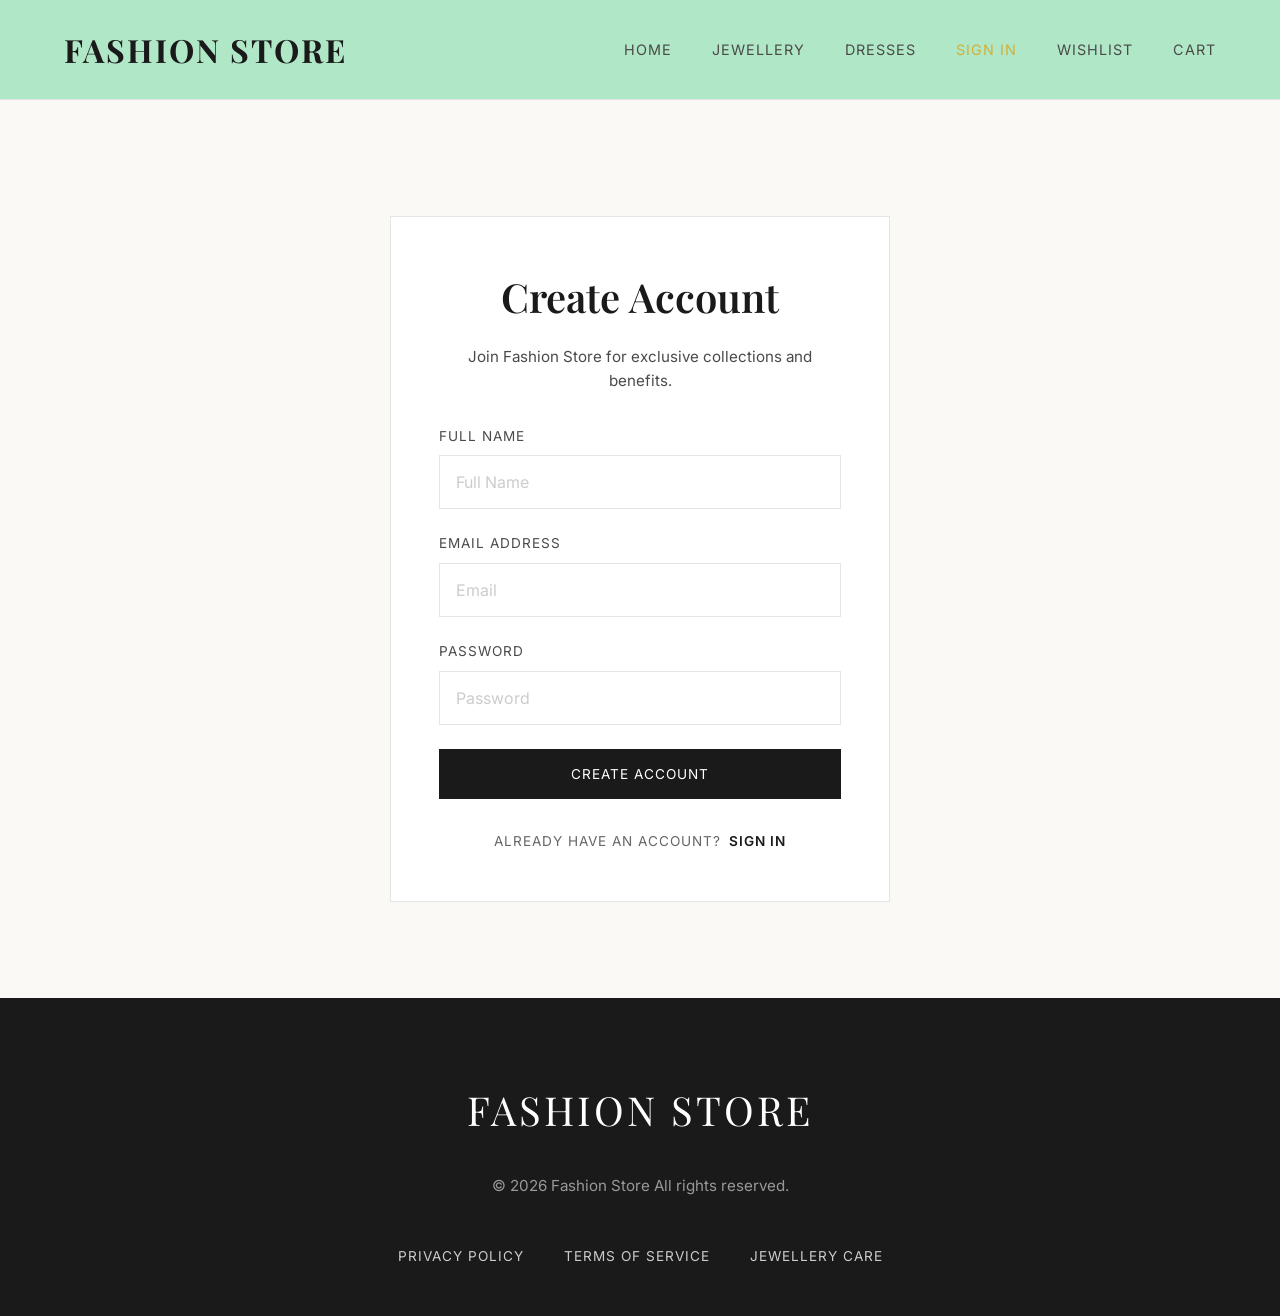
<file: register.html>
<!DOCTYPE html>
<html lang="en">

<head>
    <meta charset="UTF-8">
    <meta name="viewport" content="width=device-width, initial-scale=1.0">
    <title>Create Account | Fashion Store</title>
    <meta name="description" content="Create an account at Fashion Store">
    <link
        href="https://fonts.googleapis.com/css2?family=Inter:wght@300;400;600&family=Playfair+Display:ital,wght@0,400;0,600;0,700;1,400&display=swap"
        rel="stylesheet">
    <link rel="stylesheet" href="style.css">
    <link rel="stylesheet" href="https://cdnjs.cloudflare.com/ajax/libs/font-awesome/6.0.0/css/all.min.css">
</head>

<body>
    <header class="header">
        <div class="logo"><a href="index.html" style="color: inherit; text-decoration: none;">Fashion Store</a></div>
        <nav class="nav-menu">
            <a href="index.html">Home</a>
            <a href="jewellery.html">Jewellery</a>
            <a href="dresses.html">Dresses</a>
            <a href="login.html" class="active">Sign In</a>
            <a href="wishlist.html">Wishlist <span class="wishlist-count cart-count" style="display:none;">0</span></a>
            <a href="cart.html">Cart <span class="cart-count">0</span></a>

        </nav>
    </header>

    <main class="page-main">
        <!-- Register Section -->
        <section id="register" class="login-section section-padding">
            <div class="login-container">
                <div class="login-box">
                    <h2>Create Account</h2>
                    <p>Join Fashion Store for exclusive collections and benefits.</p>
                    <form class="login-form">
                        <div class="form-group">
                            <label for="reg-name">Full Name</label>
                            <input type="text" id="reg-name" placeholder="Full Name" required>
                        </div>
                        <div class="form-group">
                            <label for="reg-email">Email Address</label>
                            <input type="email" id="reg-email" placeholder="Email" required>
                        </div>
                        <div class="form-group">
                            <label for="reg-password">Password</label>
                            <input type="password" id="reg-password" placeholder="Password" required>
                        </div>
                        <button type="submit" class="btn btn-primary btn-block">Create Account</button>
                        <div class="login-options" style="justify-content: center; margin-top: 2rem;">
                            <span style="color: var(--text-muted); margin-right: 0.5rem;">Already have an
                                account?</span>
                            <a href="login.html" class="create-account">Sign In</a>
                        </div>
                    </form>
                    <div id="reg-error" style="color: #ef4444; margin-top: 1rem; font-size: 0.9rem; display: none;">
                    </div>
                </div>
            </div>
        </section>
    </main>

    <footer class="footer">
        <div class="footer-content">
            <div class="footer-brand">Fashion Store</div>
            <p>&copy; 2026 Fashion Store All rights reserved.</p>
            <div class="footer-links">
                <a href="#">Privacy Policy</a>
                <a href="#">Terms of Service</a>
                <a href="#">Jewellery Care</a>
            </div>
        </div>
    </footer>
    <script src="main.js"></script>
    <script>
        document.querySelector('.login-form').addEventListener('submit', function (e) {
            e.preventDefault();

            const name = document.getElementById('reg-name').value.trim();
            const email = document.getElementById('reg-email').value.trim();
            const password = document.getElementById('reg-password').value;
            const errorDiv = document.getElementById('reg-error');

            // Basic Validation
            if (!name || !email || !password) {
                errorDiv.innerText = 'Please fill in all fields.';
                errorDiv.style.display = 'block';
                return;
            }

            // Password length validation
            if (password.length < 6) {
                errorDiv.innerText = 'Password must be at least 6 characters long.';
                errorDiv.style.display = 'block';
                return;
            }

            // Simple email regex
            const emailRegex = /^[^\s@]+@[^\s@]+\.[^\s@]+$/;
            if (!emailRegex.test(email)) {
                errorDiv.innerText = 'Please enter a valid email address.';
                errorDiv.style.display = 'block';
                return;
            }

            errorDiv.style.display = 'none';
            alert('Account created successfully!');
            window.location.href = 'index.html';
        });
    </script>
</body>

</html>
</file>
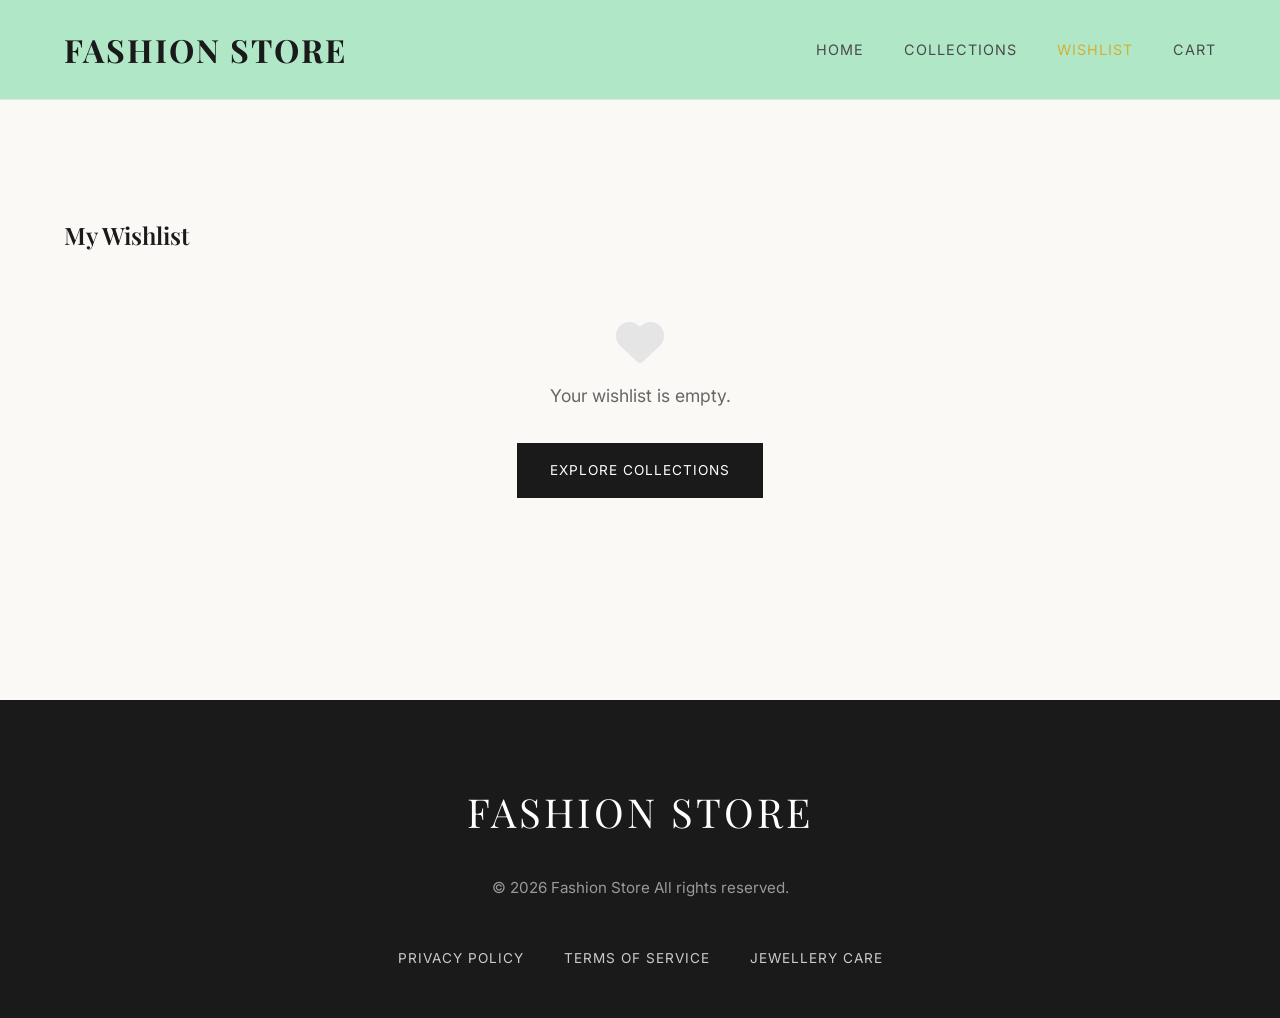
<file: wishlist.html>
<!DOCTYPE html>
<html lang="en">

<head>
    <meta charset="UTF-8">
    <meta name="viewport" content="width=device-width, initial-scale=1.0">
    <title>Wishlist | Fashion Store</title>
    <meta name="description" content="Your saved jewellery wishlist at Fashion Store">
    <link
        href="https://fonts.googleapis.com/css2?family=Inter:wght@300;400;600&family=Playfair+Display:ital,wght@0,400;0,600;0,700;1,400&display=swap"
        rel="stylesheet">
    <link rel="stylesheet" href="style.css">
    <link rel="stylesheet" href="https://cdnjs.cloudflare.com/ajax/libs/font-awesome/6.0.0/css/all.min.css">
</head>

<body>
    <header class="header">
        <div class="logo"><a href="index.html" style="color: inherit; text-decoration: none;">Fashion Store</a></div>
        <nav class="nav-menu">
            <a href="index.html">Home</a>
            <a href="products.html">Collections</a>
            <a href="wishlist.html" class="active">Wishlist <span id="wishlist-nav-count" class="cart-count"
                    style="display:none;">0</span></a>
            <a href="cart.html">Cart <span class="cart-count">0</span></a>

        </nav>
    </header>

    <main class="page-main">
        <section class="wishlist-section section-padding">
            <h2>My Wishlist</h2>
            <div id="wishlist-grid" class="product-grid">
                <!-- Items injected by JS -->
            </div>
            <div id="wishlist-empty" style="display: none; text-align: center; padding: 4rem 2rem;">
                <i class="fas fa-heart"
                    style="font-size: 3rem; color: #e5e5e5; margin-bottom: 1rem; display: block;"></i>
                <p style="color: var(--text-muted); font-size: 1.1rem; margin-bottom: 2rem;">Your wishlist is empty.</p>
                <a href="products.html" class="btn btn-primary">Explore Collections</a>
            </div>
        </section>
    </main>

    <footer class="footer">
        <div class="footer-content">
            <div class="footer-brand">Fashion Store</div>
            <p>&copy; 2026 Fashion Store All rights reserved.</p>
            <div class="footer-links">
                <a href="#">Privacy Policy</a>
                <a href="#">Terms of Service</a>
                <a href="#">Jewellery Care</a>
            </div>
        </div>
    </footer>

    <script src="main.js"></script>
    <script>
        function renderWishlist() {
            const wishlist = JSON.parse(localStorage.getItem('aura_wishlist')) || [];
            const grid = document.getElementById('wishlist-grid');
            const empty = document.getElementById('wishlist-empty');
            const navCount = document.getElementById('wishlist-nav-count');

            navCount.innerText = wishlist.length;
            navCount.style.display = wishlist.length > 0 ? 'inline-block' : 'none';

            if (wishlist.length === 0) {
                grid.style.display = 'none';
                empty.style.display = 'block';
                return;
            }

            grid.style.display = 'grid';
            empty.style.display = 'none';
            grid.innerHTML = wishlist.map(item => `
                <div class="product-card" data-id="${item.id}">
                    <div class="product-image" style="background-image: url('${item.image}');"></div>
                    <div class="product-info">
                        <h3>${item.name}</h3>
                        <div class="price-action">
                            <span class="price">$${item.price.toLocaleString()}</span>
                            <div style="display: flex; flex-direction: column; gap: 0.7rem; width: 100%;">
                                <button class="btn btn-primary" style="width:100%;" onclick="moveToCart('${item.id}')">
                                    <i class="fas fa-shopping-cart"></i> Add to Cart
                                </button>
                                <button class="btn btn-secondary" style="width:100%; color:#ef4444; border-color:#ef4444;" onclick="removeFromWishlist('${item.id}')">
                                    <i class="fas fa-trash"></i> Remove
                                </button>
                            </div>
                        </div>
                    </div>
                </div>
            `).join('');
        }

        function removeFromWishlist(id) {
            let wishlist = JSON.parse(localStorage.getItem('aura_wishlist')) || [];
            wishlist = wishlist.filter(item => item.id !== id);
            localStorage.setItem('aura_wishlist', JSON.stringify(wishlist));
            renderWishlist();
        }

        function moveToCart(id) {
            const wishlist = JSON.parse(localStorage.getItem('aura_wishlist')) || [];
            const item = wishlist.find(i => i.id === id);
            if (item) {
                addItemToCart(item);
                removeFromWishlist(id);
                alert(`"${item.name}" moved to your cart!`);
            }
        }

        document.addEventListener('DOMContentLoaded', renderWishlist);
    </script>
</body>

</html>
</file>
<file: style.css>
:root {
    --primary-color: #1a1a1a;
    --secondary-color: #4a4a4a;
    --accent-color: #d4af37;
    /* Gold */
    --accent-hover: #b5952f;
    --bg-color: #faf9f6;
    /* Off-white/cream */
    --card-bg: #ffffff;
    --border-color: #e5e5e5;
    --text-main: #222222;
    --text-muted: #666666;

    --font-main: 'Inter', sans-serif;
    --font-heading: 'Playfair Display', serif;
    --transition: all 0.4s ease;
}

* {
    margin: 0;
    padding: 0;
    box-sizing: border-box;
}

html {
    scroll-behavior: smooth;
}

body {
    font-family: var(--font-main);
    background-color: var(--bg-color);
    color: var(--text-main);
    line-height: 1.6;
}

/* Typography */
h1,
h2,
h3,
h4 {
    font-family: var(--font-heading);
    color: var(--primary-color);
    font-weight: 600;
}

a {
    text-decoration: none;
    color: var(--primary-color);
    transition: var(--transition);
}

/* Buttons */
.btn {
    display: inline-block;
    padding: 1rem 2rem;
    font-family: var(--font-main);
    font-weight: 400;
    letter-spacing: 1px;
    text-transform: uppercase;
    font-size: 0.85rem;
    cursor: pointer;
    transition: var(--transition);
    border: 1px solid transparent;
}

.btn-primary {
    background-color: var(--primary-color);
    color: #fff;
}

.btn-primary:hover {
    background-color: #2e8b57;
    /* Deep sea green */
    color: #fff;
}

.btn-secondary {
    background-color: transparent;
    color: var(--primary-color);
    border: 1px solid var(--border-color);
    padding: 0.8rem 1.5rem;
}

.btn-secondary:hover {
    border-color: #2e8b57;
    /* Deep sea green */
    color: #2e8b57;
}

.btn-block {
    display: block;
    width: 100%;
    text-align: center;
}

/* Button Group on Product Cards */
.btn-group {
    display: flex;
    flex-direction: column;
    gap: 0.6rem;
    width: 100%;
}

.btn-group .btn {
    width: 100%;
    padding: 0.7rem 1rem;
    font-size: 0.8rem;
}

.btn-wishlist {
    background-color: transparent;
    color: #c0392b;
    border: 1px solid #c0392b;
}

.btn-wishlist:hover {
    background-color: #c0392b;
    color: #fff;
}

.section-padding {
    padding: 6rem 5%;
}

/* Page Main */
.page-main {
    padding-top: 120px;
    min-height: calc(100vh - 200px);
    background-image:
        linear-gradient(rgba(250, 249, 246, 0.88), rgba(250, 249, 246, 0.92)),
        url('https://images.unsplash.com/photo-1515562141207-7a88fb7ce338?auto=format&fit=crop&q=80&w=1600');
    background-size: cover;
    background-position: center;
    background-attachment: fixed;
}

/* Header & Nav */
.header {
    position: fixed;
    top: 0;
    left: 0;
    width: 100%;
    padding: 1.5rem 5%;
    display: flex;
    justify-content: space-between;
    align-items: center;
    background: rgba(172, 230, 197, 0.95);
    backdrop-filter: blur(10px);
    -webkit-backdrop-filter: blur(10px);
    z-index: 1000;
    border-bottom: 1px solid var(--border-color);
}

.logo {
    font-family: var(--font-heading);
    font-size: 2rem;
    font-weight: 700;
    letter-spacing: 2px;
    color: var(--primary-color);
    text-transform: uppercase;
}

.nav-menu {
    display: flex;
    gap: 2.5rem;
    align-items: center;
}

.nav-menu a {
    font-size: 0.9rem;
    font-weight: 400;
    letter-spacing: 1px;
    text-transform: uppercase;
    color: var(--secondary-color);
}

.nav-menu a:hover,
.nav-menu a.active {
    color: var(--accent-color);
}

.cart-count {
    background: var(--accent-color);
    color: #eb9e9e;
    padding: 0.1rem 0.5rem;
    border-radius: 50%;
    font-size: 0.75rem;
    margin-left: 0.3rem;
}

/* Carousel Section */
.carousel-container {
    height: 100vh;
    width: 100%;
    position: relative;
    overflow: hidden;
    background-color: var(--primary-color);
}

.carousel-slides {
    height: 100%;
    width: 100%;
    position: relative;
}

.carousel-slide {
    position: absolute;
    top: 0;
    left: 0;
    width: 100%;
    height: 100%;
    opacity: 0;
    visibility: hidden;
    transition: opacity 1s ease-in-out, visibility 1s ease-in-out;
    background-size: cover;
    background-position: center;
    background-attachment: fixed;
    display: flex;
    align-items: center;
    justify-content: center;
    text-align: center;
    padding: 0 5%;
}

.carousel-slide.active {
    opacity: 1;
    visibility: visible;
}

.hero-content {
    max-width: 800px;
    padding: 4rem;
    background: rgba(255, 255, 255, 0.1);
    backdrop-filter: blur(10px);
    -webkit-backdrop-filter: blur(10px);
    border: 1px solid rgba(255, 255, 255, 0.2);
    transform: translateY(30px);
    opacity: 0;
    transition: transform 0.8s ease, opacity 0.8s ease;
    color: #fff;
}

.carousel-slide.active .hero-content {
    transform: translateY(0);
    opacity: 1;
}

.hero-content h1 {
    font-size: clamp(3rem, 6vw, 5.5rem);
    line-height: 1.2;
    margin-bottom: 1.5rem;
    letter-spacing: 2px;
    color: #fff;
}

.hero-content p {
    font-size: 1.1rem;
    color: rgba(255, 255, 255, 0.9);
    margin-bottom: 2.5rem;
    max-width: 600px;
    margin-inline: auto;
    font-weight: 300;
}

/* Carousel Controls */
.carousel-control {
    position: absolute;
    top: 50%;
    transform: translateY(-50%);
    background: rgba(255, 255, 255, 0.1);
    border: 1px solid rgba(255, 255, 255, 0.2);
    color: #fff;
    width: 60px;
    height: 60px;
    border-radius: 50%;
    cursor: pointer;
    z-index: 10;
    transition: var(--transition);
    display: flex;
    align-items: center;
    justify-content: center;
    backdrop-filter: blur(5px);
}

.carousel-control:hover {
    background: rgba(255, 255, 255, 0.3);
    color: var(--accent-color);
}

.carousel-control.prev {
    left: 40px;
}

.carousel-control.next {
    right: 40px;
}

/* Carousel Dots */
.carousel-dots {
    position: absolute;
    bottom: 40px;
    left: 50%;
    transform: translateX(-50%);
    display: flex;
    gap: 15px;
    z-index: 10;
}

.dot {
    width: 12px;
    height: 12px;
    border-radius: 50%;
    background: rgba(255, 255, 255, 0.3);
    cursor: pointer;
    transition: var(--transition);
    border: 1px solid rgba(255, 255, 255, 0.1);
}

.dot.active {
    background: var(--accent-color);
    width: 30px;
    border-radius: 6px;
}

@media (max-width: 768px) {
    .carousel-control {
        width: 45px;
        height: 45px;
        top: auto;
        bottom: 30px;
        transform: none;
    }

    .carousel-control.prev {
        left: 20%;
    }

    .carousel-control.next {
        right: 20%;
    }

    .carousel-dots {
        bottom: 80px;
    }

    .hero-content {
        padding: 2rem;
    }
}

/* Products Section */
.products-section {
    background-color: transparent;
}

.products-section h2 {
    text-align: center;
    font-size: 3rem;
    margin-bottom: 4rem;
    letter-spacing: 1px;
}

.product-grid {
    display: grid;
    grid-template-columns: repeat(auto-fit, minmax(320px, 1fr));
    gap: 3rem;
    max-width: 1200px;
    margin: 0 auto;
}

.product-card {
    background: var(--card-bg);
    border: 1px solid var(--border-color);
    transition: var(--transition);
}

.product-card:hover {
    transform: translateY(-5px);
    box-shadow: 0 15px 30px rgba(24, 2, 2, 0.05);
}

.product-image {
    height: 350px;
    background-size: cover;
    background-position: center;
}

.product-info {
    padding: 2rem;
    text-align: center;
}

.product-info h3 {
    font-size: 1.4rem;
    margin-bottom: 0.8rem;
    font-weight: 400;
}

.product-info .description {
    color: var(--text-muted);
    font-size: 0.95rem;
    margin-bottom: 1.5rem;
    font-style: italic;
    font-family: var(--font-heading);
}

.price-action {
    display: flex;
    flex-direction: column;
    gap: 1.2rem;
    align-items: center;
}

.price {
    font-size: 1.3rem;
    color: #2e8b57;
    /* Deep sea green */
    font-family: var(--font-heading);
}

/* Cart Section */
.cart-section h2 {
    text-align: center;
    font-size: 3rem;
    margin-bottom: 4rem;
}

.cart-container {
    display: grid;
    grid-template-columns: 2fr 1fr;
    gap: 4rem;
    max-width: 1200px;
    margin: 0 auto;
}

.cart-items {
    display: flex;
    flex-direction: column;
    gap: 2rem;
}

.cart-item {
    display: flex;
    align-items: center;
    gap: 2rem;
    background: var(--card-bg);
    padding: 1.5rem;
    border: 1px solid var(--border-color);
}

.cart-item-image {
    width: 120px;
    height: 120px;
    object-fit: cover;
}

.cart-item-details {
    flex: 1;
}

.cart-item-details h3 {
    font-size: 1.2rem;
    margin-bottom: 0.5rem;
    font-family: var(--font-heading);
}

.cart-item-price {
    color: var(--accent-color);
    margin-bottom: 1rem;
    font-family: var(--font-heading);
    font-size: 1.1rem;
}

.cart-item-quantity {
    display: flex;
    align-items: center;
    gap: 1rem;
    border: 1px solid var(--border-color);
    width: fit-content;
    padding: 0.3rem 0.8rem;
}

.qty-btn {
    background: transparent;
    border: none;
    color: var(--primary-color);
    cursor: pointer;
    font-size: 1.2rem;
}

.remove-btn {
    background: transparent;
    border: none;
    color: #3d3c3c;
    cursor: pointer;
    padding: 0.5rem;
    transition: var(--transition);
}

.remove-btn:hover {
    color: var(--primary-color);
}

.cart-summary {
    background: var(--card-bg);
    padding: 2.5rem;
    border: 1px solid var(--border-color);
    height: fit-content;
}

.cart-summary h3 {
    font-family: var(--font-heading);
    font-size: 1.5rem;
    margin-bottom: 2rem;
    padding-bottom: 1rem;
    border-bottom: 1px solid var(--border-color);
}

.summary-line {
    display: flex;
    justify-content: space-between;
    margin-bottom: 1.2rem;
    color: var(--secondary-color);
    font-size: 0.95rem;
}

.summary-total {
    display: flex;
    justify-content: space-between;
    margin-top: 2rem;
    padding-top: 1.5rem;
    border-top: 1px solid var(--border-color);
    font-family: var(--font-heading);
    font-size: 1.4rem;
    color: var(--primary-color);
    margin-bottom: 2.5rem;
}

/* Checkout Section */
.checkout-section h2 {
    text-align: center;
    font-size: 3rem;
    margin-bottom: 4rem;
}

.checkout-container {
    max-width: 700px;
    margin: 0 auto;
}

.checkout-form {
    background: var(--card-bg);
    padding: 3rem;
    border: 1px solid var(--border-color);
}

.checkout-form h3 {
    font-size: 1.4rem;
    margin-bottom: 2rem;
    color: var(--primary-color);
    font-weight: 400;
}

.checkout-form h3:not(:first-child) {
    margin-top: 3rem;
    padding-top: 2rem;
    border-top: 1px solid var(--border-color);
}

.form-group {
    margin-bottom: 1.5rem;
}

.form-row {
    display: grid;
    grid-template-columns: 1fr 1fr;
    gap: 1.5rem;
}

label {
    display: block;
    margin-bottom: 0.5rem;
    font-size: 0.85rem;
    text-transform: uppercase;
    letter-spacing: 1px;
    color: var(--secondary-color);
}

input {
    width: 100%;
    padding: 1rem;
    background: transparent;
    border: 1px solid var(--border-color);
    color: var(--primary-color);
    font-family: inherit;
    font-size: 1rem;
    transition: var(--transition);
}

input:focus {
    outline: none;
    border-color: var(--accent-color);
}

input::placeholder {
    color: #ccc;
}

.checkout-form .btn {
    margin-top: 3rem;
}

/* Footer */
.footer {
    background: var(--primary-color);
    color: #fff;
    padding: 5rem 5% 3rem;
}

.footer-content {
    max-width: 1200px;
    margin: 0 auto;
    display: flex;
    flex-direction: column;
    align-items: center;
    text-align: center;
    gap: 2rem;
}

.footer-brand {
    font-family: var(--font-heading);
    font-size: 2.5rem;
    letter-spacing: 3px;
    text-transform: uppercase;
}

.footer p {
    color: #999;
    font-size: 0.95rem;
}

.footer-links {
    display: flex;
    gap: 2.5rem;
    margin-top: 1rem;
}

.footer-links a {
    color: #ccc;
    font-size: 0.85rem;
    text-transform: uppercase;
    letter-spacing: 1px;
}

.footer-links a:hover {
    color: var(--accent-color);
}

/* Responsive Design */
@media (max-width: 768px) {
    .nav-menu {
        display: none;
    }

    .cart-container {
        grid-template-columns: 1fr;
    }

    .form-row {
        grid-template-columns: 1fr;
    }

    .cart-item {
        flex-direction: column;
        text-align: center;
        position: relative;
    }

    .remove-btn {
        position: absolute;
        top: 1rem;
        right: 1rem;
    }

    .cart-item-quantity {
        margin: 0 auto;
    }

    .hero-content {
        padding: 2rem;
    }

    .hero h1 {
        font-size: 2.5rem;
    }
}

/* Login Section */
.login-section {
    display: flex;
    justify-content: center;
    align-items: center;
}

.login-container {
    width: 100%;
    max-width: 500px;
    margin: 0 auto;
}

.login-box {
    background: var(--card-bg);
    padding: 3rem;
    border: 1px solid var(--border-color);
    text-align: center;
}

.login-box h2 {
    font-size: 2.5rem;
    margin-bottom: 1rem;
    font-family: var(--font-heading);
}

.login-box p {
    color: var(--secondary-color);
    margin-bottom: 2rem;
    font-size: 0.95rem;
}

.login-form .form-group {
    text-align: left;
}

.login-options {
    margin-top: 1.5rem;
    display: flex;
    justify-content: space-between;
    font-size: 0.85rem;
    text-transform: uppercase;
    letter-spacing: 1px;
}

.forgot-password {
    color: var(--text-muted);
}

.forgot-password:hover {
    color: var(--primary-color);
}

.create-account {
    color: var(--primary-color);
    font-weight: 600;
}

.create-account:hover {
    color: var(--accent-color);
}
</file>
